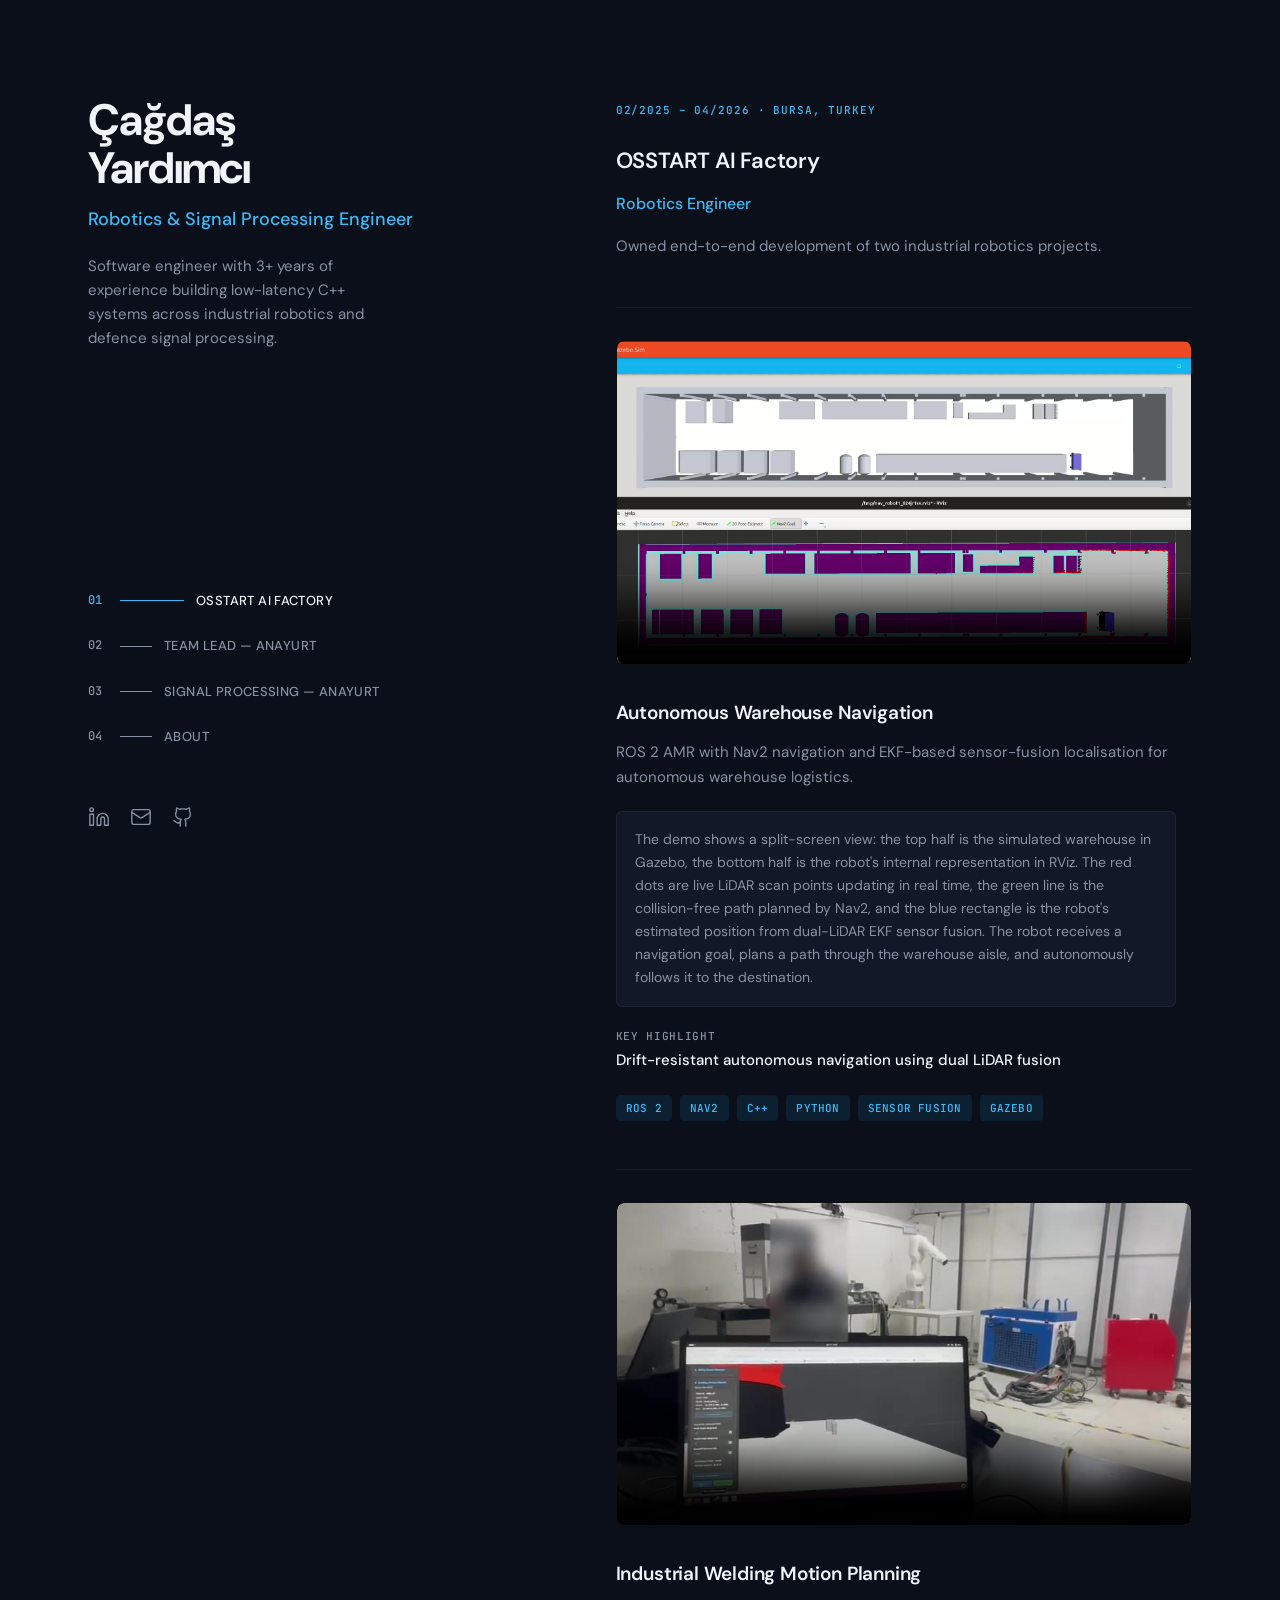
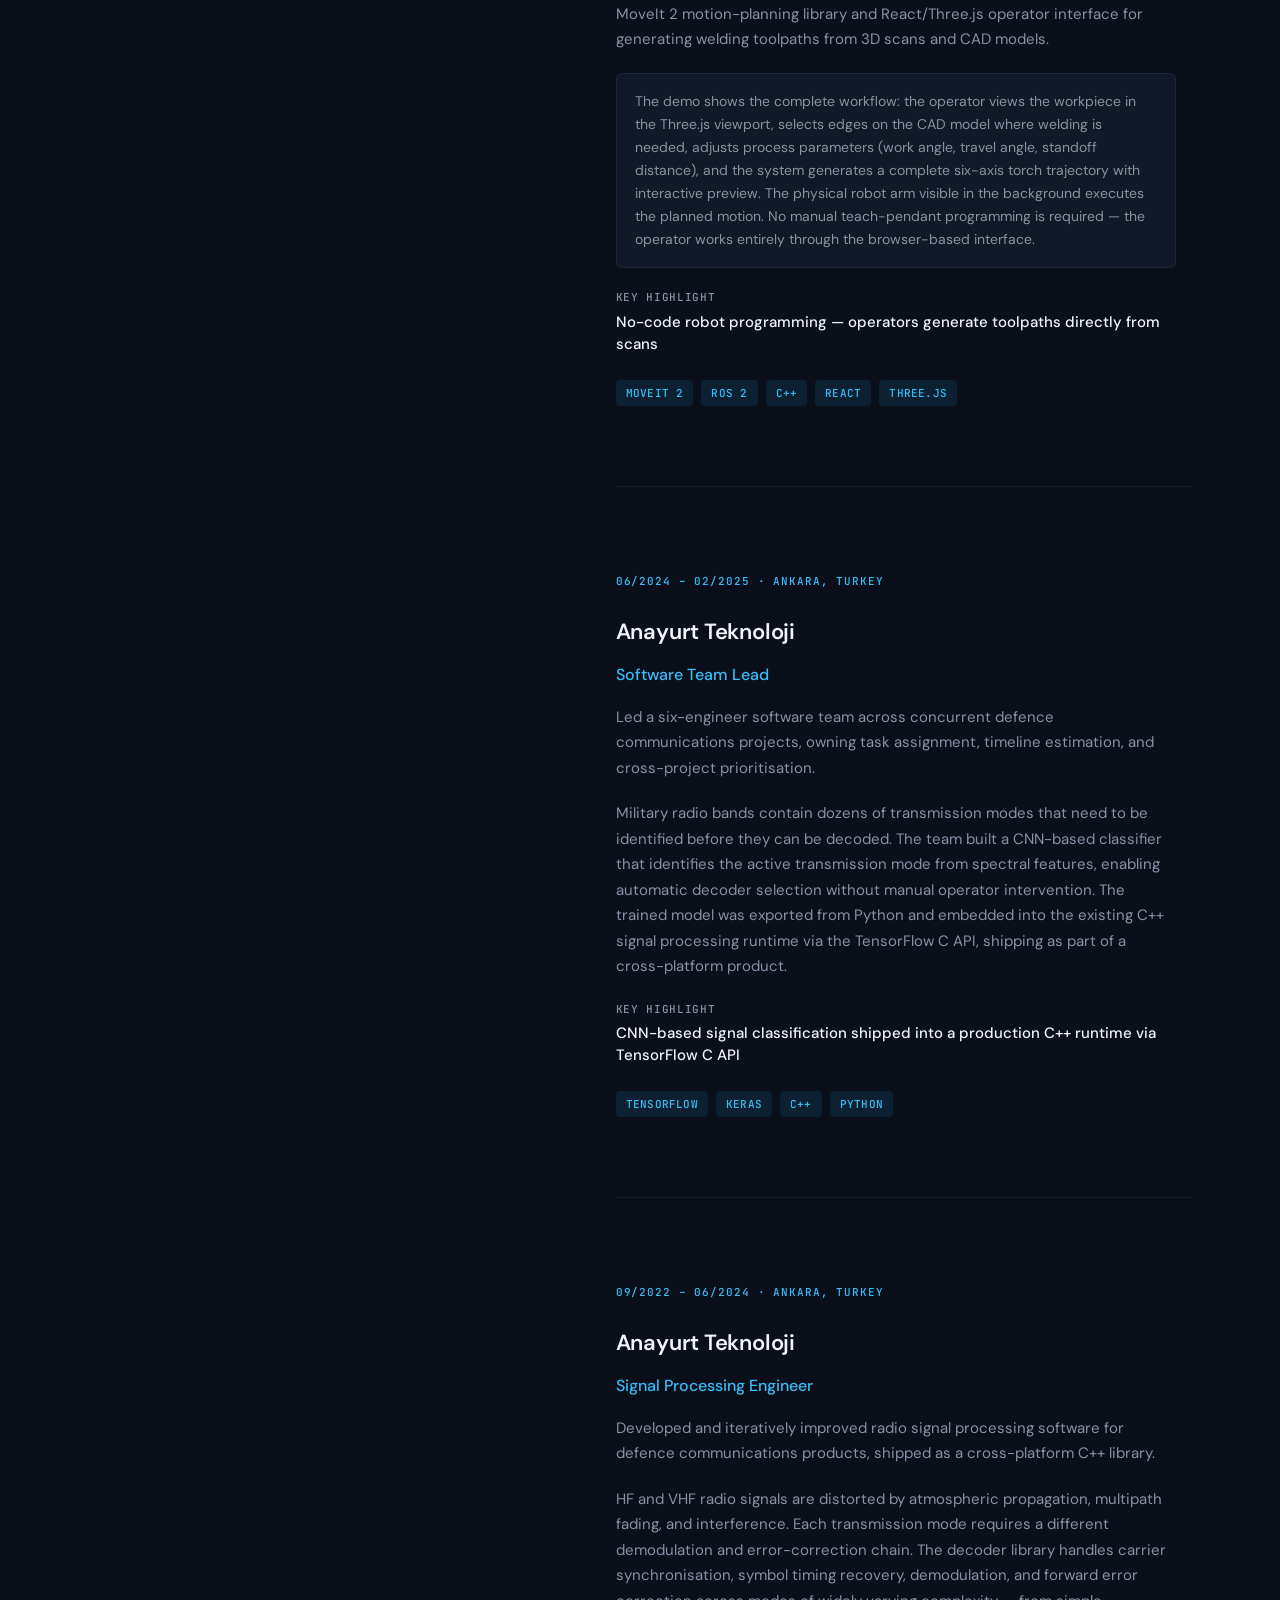
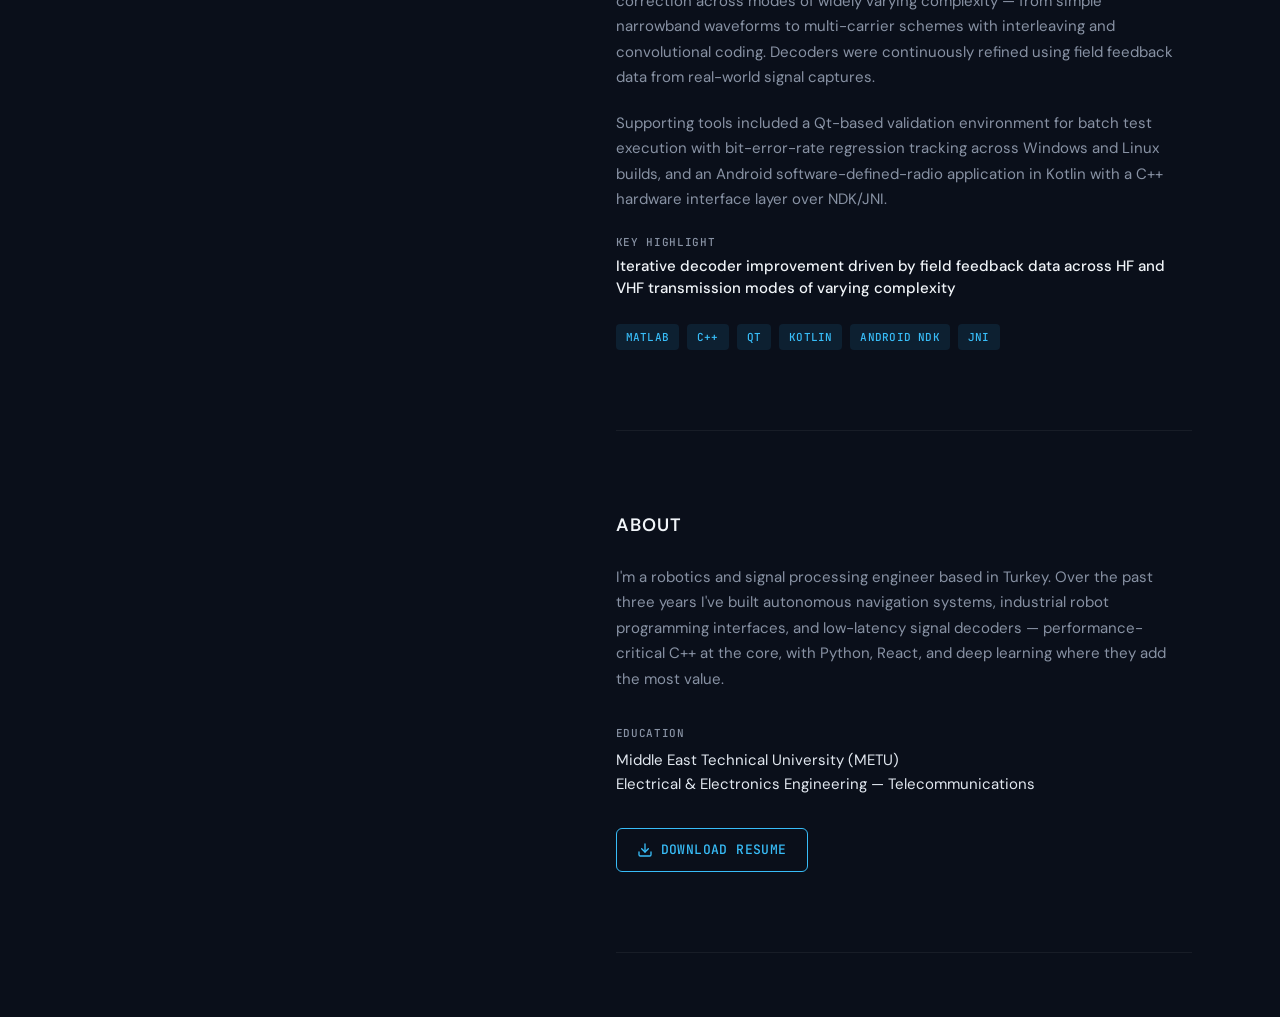
<file: index.html>
<!DOCTYPE html>
<html lang="en">
<head>
  <meta charset="UTF-8">
  <meta name="viewport" content="width=device-width, initial-scale=1.0">
  <title>Çağdaş Yardımcı — Robotics &amp; Signal Processing Engineer</title>
  <meta name="description" content="Software engineer with 3+ years of experience building low-latency C++ systems across industrial robotics and defence signal processing.">
  <meta name="author" content="Çağdaş Yardımcı">

  <meta property="og:title" content="Çağdaş Yardımcı — Robotics & Signal Processing Engineer">
  <meta property="og:description" content="Portfolio showcasing autonomous warehouse navigation, industrial welding motion planning, and defence signal processing work.">
  <meta property="og:type" content="website">
  <meta property="og:image" content="https://cagdasyardimci.github.io/assets/og-image.png">

  <link rel="preconnect" href="https://fonts.googleapis.com">
  <link rel="preconnect" href="https://fonts.gstatic.com" crossorigin>
  <link href="https://fonts.googleapis.com/css2?family=DM+Sans:ital,opsz,wght@0,9..40,400;0,9..40,500;0,9..40,600;0,9..40,700;1,9..40,400&family=JetBrains+Mono:wght@400;500&display=swap" rel="stylesheet">

  <link rel="stylesheet" href="css/style.css">
</head>
<body>

  <a href="#content" class="skip-link">Skip to content</a>

  <div class="layout">

    <!-- ========== LEFT COLUMN: STICKY IDENTITY ========== -->
    <header class="sidebar" role="banner">
      <div class="sidebar__inner">
        <div class="sidebar__identity">
          <h1 class="sidebar__name">Çağdaş<br>Yardımcı</h1>
          <p class="sidebar__title">Robotics &amp; Signal Processing Engineer</p>
          <p class="sidebar__summary">Software engineer with 3+ years of experience building low-latency C++ systems across industrial robotics and defence signal processing.</p>
        </div>

        <nav class="sidebar__nav" aria-label="Primary navigation">
          <ul>
            <li><a href="#osstart" class="nav-link" data-section="osstart"><span class="nav-link__number">01</span><span class="nav-link__line"></span><span class="nav-link__label">OSSTART AI Factory</span></a></li>
            <li><a href="#teamlead" class="nav-link" data-section="teamlead"><span class="nav-link__number">02</span><span class="nav-link__line"></span><span class="nav-link__label">Team Lead — Anayurt</span></a></li>
            <li><a href="#signals" class="nav-link" data-section="signals"><span class="nav-link__number">03</span><span class="nav-link__line"></span><span class="nav-link__label">Signal Processing — Anayurt</span></a></li>
            <li><a href="#about" class="nav-link" data-section="about"><span class="nav-link__number">04</span><span class="nav-link__line"></span><span class="nav-link__label">About</span></a></li>
          </ul>
        </nav>

        <div class="sidebar__social">
          <a href="https://linkedin.com/in/cagdas-yardimci" target="_blank" rel="noopener noreferrer" aria-label="LinkedIn profile">
            <svg xmlns="http://www.w3.org/2000/svg" width="22" height="22" viewBox="0 0 24 24" fill="none" stroke="currentColor" stroke-width="1.5" stroke-linecap="round" stroke-linejoin="round"><path d="M16 8a6 6 0 0 1 6 6v7h-4v-7a2 2 0 0 0-2-2 2 2 0 0 0-2 2v7h-4v-7a6 6 0 0 1 6-6z"/><rect x="2" y="9" width="4" height="12"/><circle cx="4" cy="4" r="2"/></svg>
          </a>
          <a href="mailto:cagdasyard@gmail.com" aria-label="Send email">
            <svg xmlns="http://www.w3.org/2000/svg" width="22" height="22" viewBox="0 0 24 24" fill="none" stroke="currentColor" stroke-width="1.5" stroke-linecap="round" stroke-linejoin="round"><rect x="2" y="4" width="20" height="16" rx="2"/><path d="m22 7-8.97 5.7a1.94 1.94 0 0 1-2.06 0L2 7"/></svg>
          </a>
          <a href="https://github.com/cagdasyardimci" target="_blank" rel="noopener noreferrer" aria-label="GitHub profile">
            <svg xmlns="http://www.w3.org/2000/svg" width="22" height="22" viewBox="0 0 24 24" fill="none" stroke="currentColor" stroke-width="1.5" stroke-linecap="round" stroke-linejoin="round"><path d="M15 22v-4a4.8 4.8 0 0 0-1-3.5c3 0 6-2 6-5.5.08-1.25-.27-2.48-1-3.5.28-1.15.28-2.35 0-3.5 0 0-1 0-3 1.5-2.64-.5-5.36-.5-8 0C6 2 5 2 5 2c-.3 1.15-.3 2.35 0 3.5A5.403 5.403 0 0 0 4 9c0 3.5 3 5.5 6 5.5-.39.49-.68 1.05-.85 1.65-.17.6-.22 1.23-.15 1.85v4"/><path d="M9 18c-4.51 2-5-2-7-2"/></svg>
          </a>
        </div>
      </div>
    </header>

    <!-- ========== RIGHT COLUMN: SCROLLABLE CONTENT ========== -->
    <main id="content" class="content">

      <!-- Mobile Header -->
      <div class="mobile-header">
        <h1 class="mobile-header__name">Çağdaş Yardımcı</h1>
        <p class="mobile-header__title">Robotics &amp; Signal Processing Engineer</p>
        <p class="mobile-header__summary">Software engineer with 3+ years of experience building low-latency C++ systems across industrial robotics and defence signal processing.</p>
        <div class="mobile-header__social">
          <a href="https://linkedin.com/in/cagdas-yardimci" target="_blank" rel="noopener noreferrer" aria-label="LinkedIn">
            <svg xmlns="http://www.w3.org/2000/svg" width="20" height="20" viewBox="0 0 24 24" fill="none" stroke="currentColor" stroke-width="1.5" stroke-linecap="round" stroke-linejoin="round"><path d="M16 8a6 6 0 0 1 6 6v7h-4v-7a2 2 0 0 0-2-2 2 2 0 0 0-2 2v7h-4v-7a6 6 0 0 1 6-6z"/><rect x="2" y="9" width="4" height="12"/><circle cx="4" cy="4" r="2"/></svg>
          </a>
          <a href="mailto:cagdasyard@gmail.com" aria-label="Email">
            <svg xmlns="http://www.w3.org/2000/svg" width="20" height="20" viewBox="0 0 24 24" fill="none" stroke="currentColor" stroke-width="1.5" stroke-linecap="round" stroke-linejoin="round"><rect x="2" y="4" width="20" height="16" rx="2"/><path d="m22 7-8.97 5.7a1.94 1.94 0 0 1-2.06 0L2 7"/></svg>
          </a>
          <a href="https://github.com/cagdasyardimci" target="_blank" rel="noopener noreferrer" aria-label="GitHub">
            <svg xmlns="http://www.w3.org/2000/svg" width="20" height="20" viewBox="0 0 24 24" fill="none" stroke="currentColor" stroke-width="1.5" stroke-linecap="round" stroke-linejoin="round"><path d="M15 22v-4a4.8 4.8 0 0 0-1-3.5c3 0 6-2 6-5.5.08-1.25-.27-2.48-1-3.5.28-1.15.28-2.35 0-3.5 0 0-1 0-3 1.5-2.64-.5-5.36-.5-8 0C6 2 5 2 5 2c-.3 1.15-.3 2.35 0 3.5A5.403 5.403 0 0 0 4 9c0 3.5 3 5.5 6 5.5-.39.49-.68 1.05-.85 1.65-.17.6-.22 1.23-.15 1.85v4"/><path d="M9 18c-4.51 2-5-2-7-2"/></svg>
          </a>
        </div>
      </div>

      <!-- ===== ROLE 1: OSSTART AI Factory ===== -->
      <section id="osstart" class="project" aria-label="OSSTART AI Factory experience">
        <span class="project__label">02/2025 – 04/2026 · Bursa, Turkey</span>

        <div class="project__body reveal">
          <h2 class="project__title">OSSTART AI Factory</h2>
          <p class="project__role">Robotics Engineer</p>
          <p class="project__desc">Owned end-to-end development of two industrial robotics projects.</p>
        </div>

        <!-- Subsection A: Autonomous Warehouse Navigation -->
        <div class="project__sub">
          <div class="project__video reveal">
            <div class="video-wrapper">
              <video controls preload="none" poster="assets/videos/agv-poster.jpg" aria-label="Demo: AGV navigating autonomously in Gazebo simulation">
                <source src="assets/videos/agv-navigation.mp4" type="video/mp4">
                Your browser does not support the video element.
              </video>
            </div>
          </div>
          <div class="project__body reveal">
            <h3 class="project__subtitle">Autonomous Warehouse Navigation</h3>
            <p class="project__desc">ROS 2 AMR with Nav2 navigation and EKF-based sensor-fusion localisation for autonomous warehouse logistics.</p>
            <p class="project__caption">The demo shows a split-screen view: the top half is the simulated warehouse in Gazebo, the bottom half is the robot's internal representation in RViz. The red dots are live LiDAR scan points updating in real time, the green line is the collision-free path planned by Nav2, and the blue rectangle is the robot's estimated position from dual-LiDAR EKF sensor fusion. The robot receives a navigation goal, plans a path through the warehouse aisle, and autonomously follows it to the destination.</p>
            <div class="project__highlight">
              <span class="project__highlight-label">Key Highlight</span>
              <p>Drift-resistant autonomous navigation using dual LiDAR fusion</p>
            </div>
            <div class="tags">
              <span class="tag">ROS 2</span>
              <span class="tag">Nav2</span>
              <span class="tag">C++</span>
              <span class="tag">Python</span>
              <span class="tag">Sensor Fusion</span>
              <span class="tag">Gazebo</span>
            </div>
          </div>
        </div>

        <!-- Subsection B: Industrial Welding Motion Planning -->
        <div class="project__sub">
          <div class="project__video reveal">
            <div class="video-wrapper">
              <video controls preload="none" poster="assets/videos/welding-poster.jpg" aria-label="Demo: welding trajectory planning UI with point-cloud streaming and CAD edge selection">
                <source src="assets/videos/welding-ui.mp4" type="video/mp4">
                Your browser does not support the video element.
              </video>
            </div>
          </div>
          <div class="project__body reveal">
            <h3 class="project__subtitle">Industrial Welding Motion Planning</h3>
            <p class="project__desc">MoveIt 2 motion-planning library and React/Three.js operator interface for generating welding toolpaths from 3D scans and CAD models.</p>
            <p class="project__caption">The demo shows the complete workflow: the operator views the workpiece in the Three.js viewport, selects edges on the CAD model where welding is needed, adjusts process parameters (work angle, travel angle, standoff distance), and the system generates a complete six-axis torch trajectory with interactive preview. The physical robot arm visible in the background executes the planned motion. No manual teach-pendant programming is required — the operator works entirely through the browser-based interface.</p>
            <div class="project__highlight">
              <span class="project__highlight-label">Key Highlight</span>
              <p>No-code robot programming — operators generate toolpaths directly from scans</p>
            </div>
            <div class="tags">
              <span class="tag">MoveIt 2</span>
              <span class="tag">ROS 2</span>
              <span class="tag">C++</span>
              <span class="tag">React</span>
              <span class="tag">Three.js</span>
            </div>
          </div>
        </div>
      </section>

      <!-- ===== ROLE 2: Team Lead — Anayurt Teknoloji ===== -->
      <section id="teamlead" class="project" aria-label="Software Team Lead at Anayurt Teknoloji">
        <span class="project__label">06/2024 – 02/2025 · Ankara, Turkey</span>

        <div class="project__body reveal">
          <h2 class="project__title">Anayurt Teknoloji</h2>
          <p class="project__role">Software Team Lead</p>
          <p class="project__desc">Led a six-engineer software team across concurrent defence communications projects, owning task assignment, timeline estimation, and cross-project prioritisation.</p>
          <p class="project__desc">Military radio bands contain dozens of transmission modes that need to be identified before they can be decoded. The team built a CNN-based classifier that identifies the active transmission mode from spectral features, enabling automatic decoder selection without manual operator intervention. The trained model was exported from Python and embedded into the existing C++ signal processing runtime via the TensorFlow C API, shipping as part of a cross-platform product.</p>
          <div class="project__highlight">
            <span class="project__highlight-label">Key Highlight</span>
            <p>CNN-based signal classification shipped into a production C++ runtime via TensorFlow C API</p>
          </div>
          <div class="tags">
            <span class="tag">TensorFlow</span>
            <span class="tag">Keras</span>
            <span class="tag">C++</span>
            <span class="tag">Python</span>
          </div>
        </div>
      </section>

      <!-- ===== ROLE 3: Signal Processing — Anayurt Teknoloji ===== -->
      <section id="signals" class="project" aria-label="Signal Processing Engineer at Anayurt Teknoloji">
        <span class="project__label">09/2022 – 06/2024 · Ankara, Turkey</span>

        <div class="project__body reveal">
          <h2 class="project__title">Anayurt Teknoloji</h2>
          <p class="project__role">Signal Processing Engineer</p>
          <p class="project__desc">Developed and iteratively improved radio signal processing software for defence communications products, shipped as a cross-platform C++ library.</p>
          <p class="project__desc">HF and VHF radio signals are distorted by atmospheric propagation, multipath fading, and interference. Each transmission mode requires a different demodulation and error-correction chain. The decoder library handles carrier synchronisation, symbol timing recovery, demodulation, and forward error correction across modes of widely varying complexity — from simple narrowband waveforms to multi-carrier schemes with interleaving and convolutional coding. Decoders were continuously refined using field feedback data from real-world signal captures.</p>
          <p class="project__desc">Supporting tools included a Qt-based validation environment for batch test execution with bit-error-rate regression tracking across Windows and Linux builds, and an Android software-defined-radio application in Kotlin with a C++ hardware interface layer over NDK/JNI.</p>
          <div class="project__highlight">
            <span class="project__highlight-label">Key Highlight</span>
            <p>Iterative decoder improvement driven by field feedback data across HF and VHF transmission modes of varying complexity</p>
          </div>
          <div class="tags">
            <span class="tag">MATLAB</span>
            <span class="tag">C++</span>
            <span class="tag">Qt</span>
            <span class="tag">Kotlin</span>
            <span class="tag">Android NDK</span>
            <span class="tag">JNI</span>
          </div>
        </div>
      </section>

      <!-- ===== ABOUT ===== -->
      <section id="about" class="about" aria-label="About and background">
        <div class="about__inner reveal">
          <h2 class="about__heading">About</h2>
          <p class="about__text">I'm a robotics and signal processing engineer based in Turkey. Over the past three years I've built autonomous navigation systems, industrial robot programming interfaces, and low-latency signal decoders — performance-critical C++ at the core, with Python, React, and deep learning where they add the most value.</p>

          <div class="about__edu">
            <span class="about__label">Education</span>
            <p>Middle East Technical University (METU)<br>Electrical &amp; Electronics Engineering — Telecommunications</p>
          </div>

          <a href="assets/resume.pdf" class="btn-resume" target="_blank" rel="noopener noreferrer">
            <svg xmlns="http://www.w3.org/2000/svg" width="16" height="16" viewBox="0 0 24 24" fill="none" stroke="currentColor" stroke-width="2" stroke-linecap="round" stroke-linejoin="round"><path d="M21 15v4a2 2 0 0 1-2 2H5a2 2 0 0 1-2-2v-4"/><polyline points="7 10 12 15 17 10"/><line x1="12" y1="15" x2="12" y2="3"/></svg>
            Download Resume
          </a>
        </div>
      </section>

    </main>
  </div>

  <!-- Mobile Scrollspy -->
  <nav class="scrollspy" aria-label="Section dots">
    <a href="#osstart" class="scrollspy__dot" data-section="osstart" aria-label="OSSTART"></a>
    <a href="#teamlead" class="scrollspy__dot" data-section="teamlead" aria-label="Team Lead"></a>
    <a href="#signals" class="scrollspy__dot" data-section="signals" aria-label="Signal Processing"></a>
    <a href="#about" class="scrollspy__dot" data-section="about" aria-label="About"></a>
  </nav>

  <script src="js/main.js" defer></script>
</body>
</html>
</file>
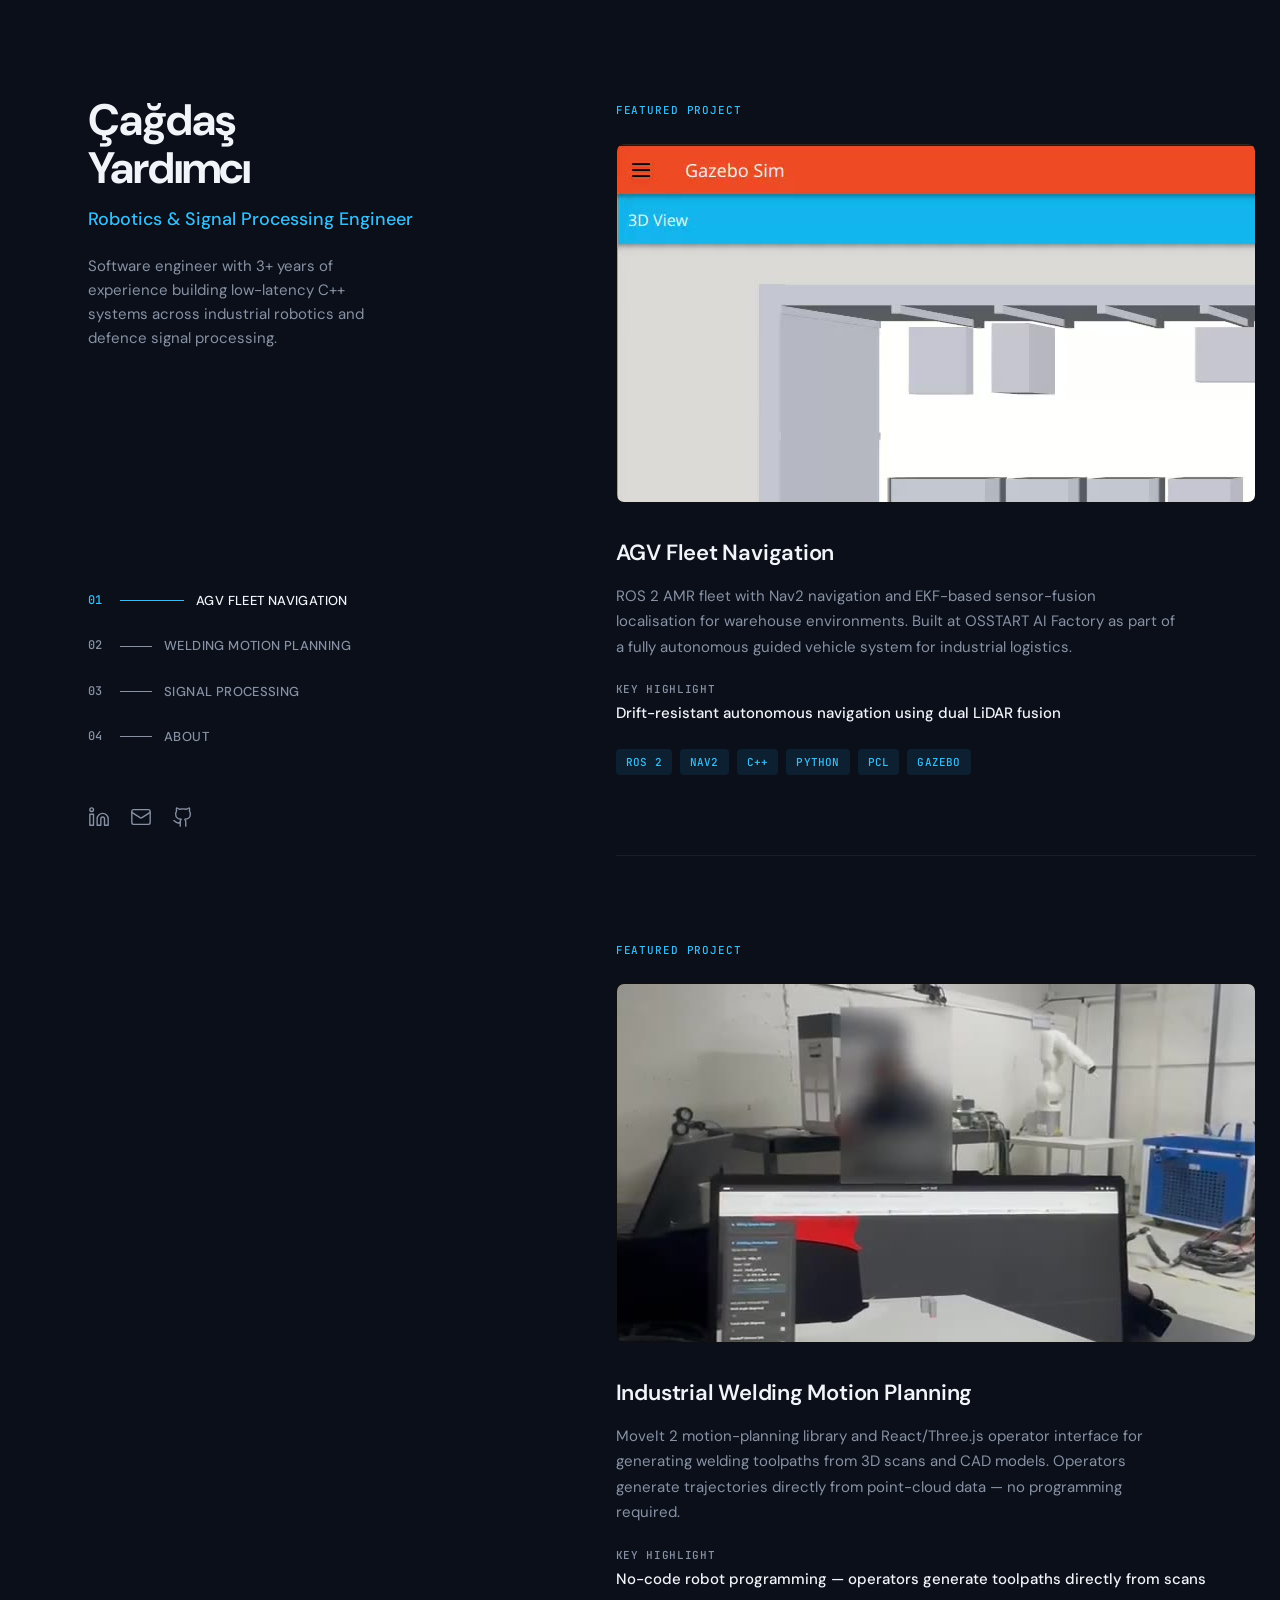
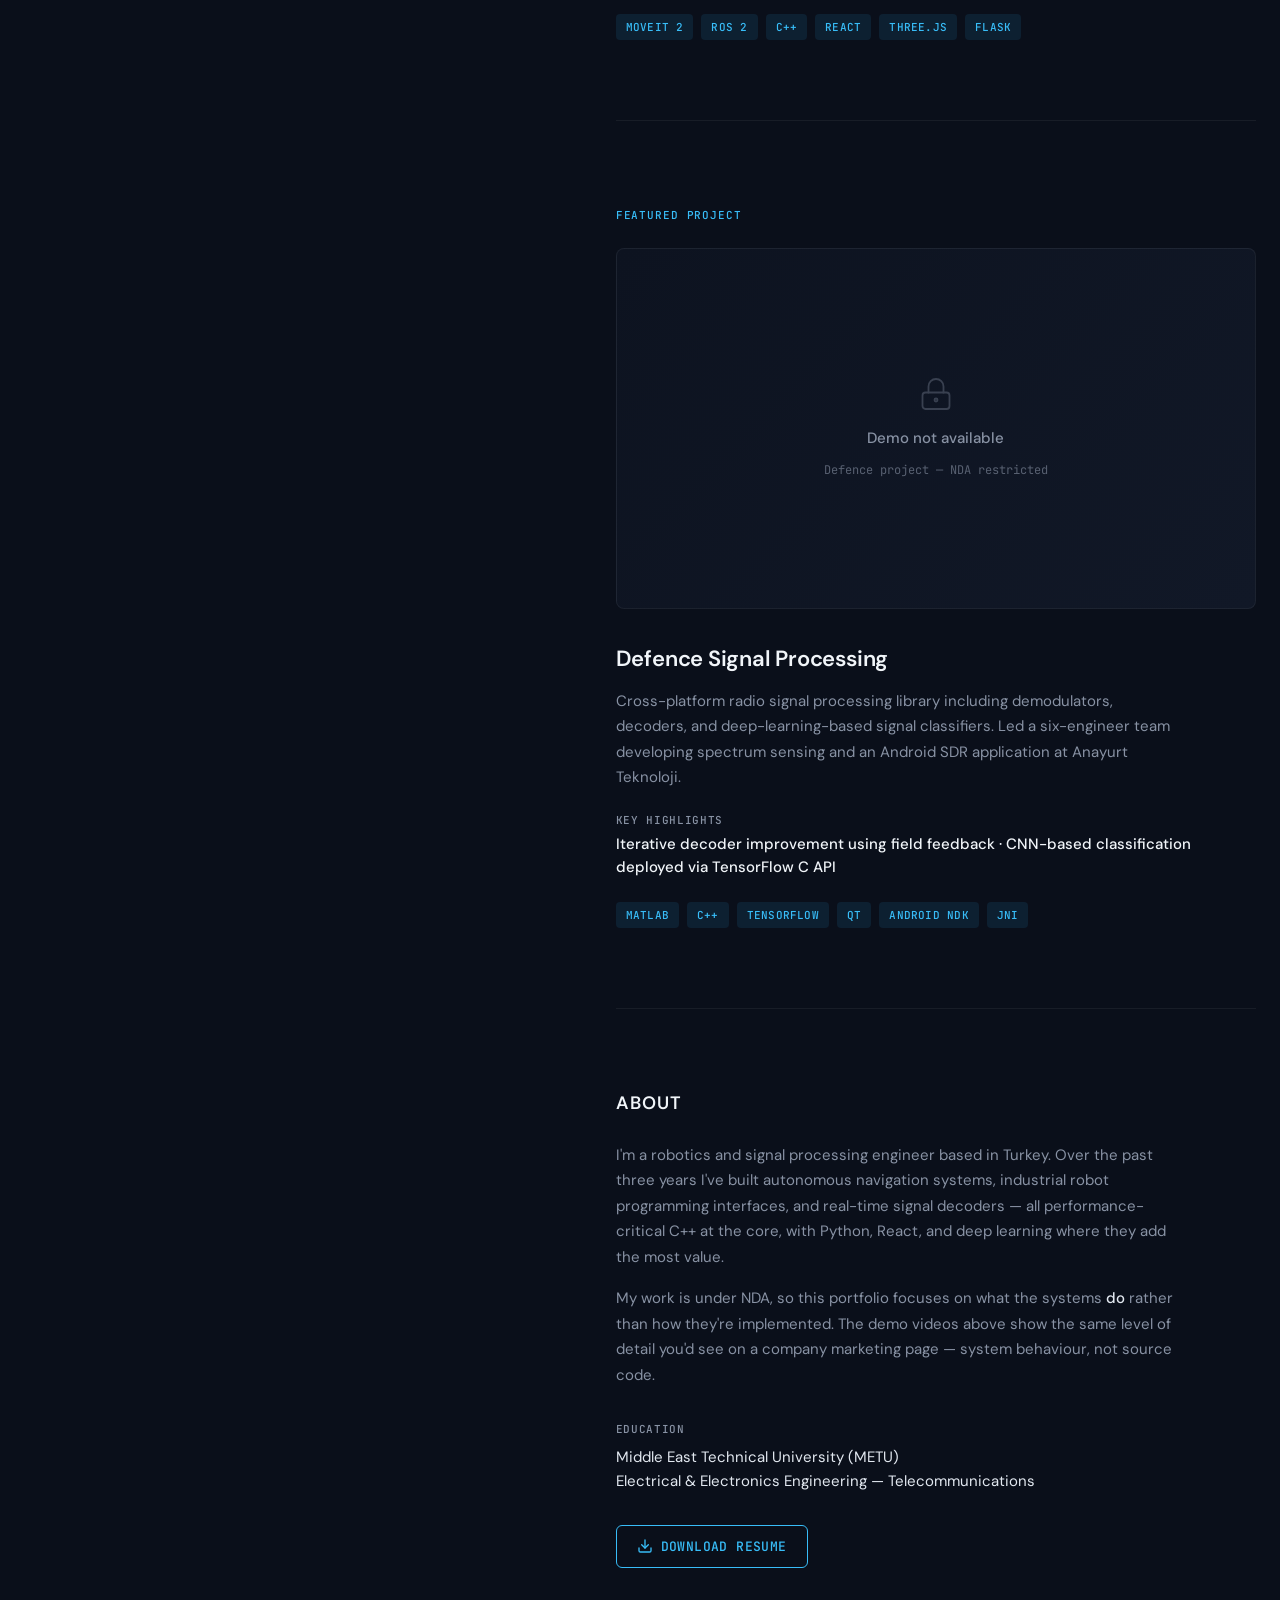
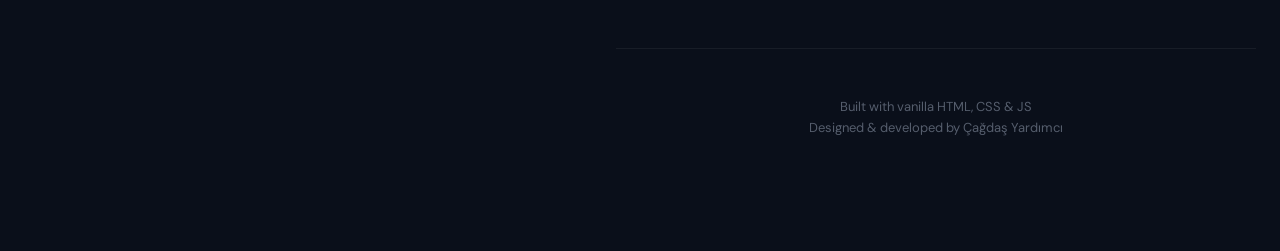
<file: preview.html>
<!DOCTYPE html>
<html lang="en">
<head>
  <meta charset="UTF-8">
  <meta name="viewport" content="width=device-width, initial-scale=1.0">
  <title>Çağdaş Yardımcı — Portfolio Preview</title>
  <link rel="preconnect" href="https://fonts.googleapis.com">
  <link rel="preconnect" href="https://fonts.gstatic.com" crossorigin>
  <link href="https://fonts.googleapis.com/css2?family=DM+Sans:ital,opsz,wght@0,9..40,400;0,9..40,500;0,9..40,600;0,9..40,700;1,9..40,400&family=JetBrains+Mono:wght@400;500&display=swap" rel="stylesheet">
  <style>
    :root {
      --bg-primary:#0a0f1a;
      --bg-secondary:#111827;
      --bg-tertiary:#1a2235;
      --text-primary:#e2e8f0;
      --text-secondary:#8892a4;
      --text-heading:#f1f5f9;
      --accent:#38bdf8;
      --accent-muted:rgba(56,189,248,0.10);
      --accent-hover:#7dd3fc;
      --border:rgba(255,255,255,0.06);
      --border-accent:rgba(56,189,248,0.3);
      --font-sans:'DM Sans',system-ui,-apple-system,sans-serif;
      --font-mono:'JetBrains Mono','Fira Code',monospace;
      --max-width:1200px;
      --sidebar-width:42%;
      --content-width:58%;
    }
    *,*::before,*::after{margin:0;padding:0;box-sizing:border-box;}
    html{scroll-behavior:smooth;scroll-padding-top:2rem;}
    body{font-family:var(--font-sans);font-size:1rem;line-height:1.65;color:var(--text-primary);background:var(--bg-primary);-webkit-font-smoothing:antialiased;}
    a{color:var(--text-primary);text-decoration:none;transition:color 0.15s ease;}
    a:hover{color:var(--accent);}
    a:focus-visible{outline:2px solid var(--accent);outline-offset:3px;border-radius:2px;}
    ul{list-style:none;}
    .skip-link{position:absolute;top:-100%;left:1rem;background:var(--accent);color:var(--bg-primary);padding:0.5rem 1rem;border-radius:4px;font-weight:600;font-size:0.875rem;z-index:1000;}
    .skip-link:focus{top:1rem;color:var(--bg-primary);}
    .layout{max-width:var(--max-width);margin:0 auto;padding:0 1.5rem;}
    .sidebar{display:none;}
    .content{min-height:100vh;}
    .mobile-header{padding:4rem 0 3rem;border-bottom:1px solid var(--border);margin-bottom:1rem;}
    .mobile-header__name{font-size:2.25rem;font-weight:700;color:var(--text-heading);letter-spacing:-0.02em;line-height:1.15;margin-bottom:0.5rem;}
    .mobile-header__title{font-size:1rem;font-weight:500;color:var(--accent);margin-bottom:1rem;}
    .mobile-header__summary{font-size:0.9375rem;color:var(--text-secondary);line-height:1.6;max-width:540px;margin-bottom:1.25rem;}
    .mobile-header__social{display:flex;gap:1rem;}
    .mobile-header__social a{color:var(--text-secondary);transition:color 0.15s ease;}
    .mobile-header__social a:hover{color:var(--accent);}
    @media(min-width:1024px){
      .layout{display:flex;gap:4rem;padding:0 3rem;}
      .sidebar{display:block;width:var(--sidebar-width);position:sticky;top:0;height:100vh;flex-shrink:0;}
      .sidebar__inner{display:flex;flex-direction:column;justify-content:space-between;height:100%;padding:6rem 0 4rem;}
      .sidebar__name{font-size:2.75rem;font-weight:700;color:var(--text-heading);letter-spacing:-0.025em;line-height:1.1;margin-bottom:0.75rem;}
      .sidebar__title{font-size:1.125rem;font-weight:500;color:var(--accent);margin-bottom:1.25rem;}
      .sidebar__summary{font-size:0.9375rem;color:var(--text-secondary);line-height:1.6;max-width:320px;}
      .sidebar__nav{margin-top:auto;padding:2rem 0;}
      .sidebar__nav ul{display:flex;flex-direction:column;gap:0.25rem;}
      .nav-link{display:flex;align-items:center;padding:0.625rem 0;color:var(--text-secondary);font-size:0.8125rem;font-weight:500;letter-spacing:0.03em;text-transform:uppercase;transition:color 0.2s ease;}
      .nav-link__number{font-family:var(--font-mono);font-size:0.75rem;width:2rem;flex-shrink:0;color:var(--text-secondary);transition:color 0.2s ease;}
      .nav-link__line{display:inline-block;width:2rem;height:1px;background:var(--text-secondary);margin-right:0.75rem;transition:width 0.25s ease,background 0.2s ease;}
      .nav-link__label{transition:color 0.2s ease;}
      .nav-link:hover,.nav-link.active{color:var(--text-heading);}
      .nav-link:hover .nav-link__number,.nav-link.active .nav-link__number{color:var(--accent);}
      .nav-link:hover .nav-link__line,.nav-link.active .nav-link__line{width:4rem;background:var(--accent);}
      .nav-link.active .nav-link__label{color:var(--text-heading);}
      .sidebar__social{display:flex;gap:1.25rem;padding-top:1rem;}
      .sidebar__social a{color:var(--text-secondary);transition:color 0.15s ease,transform 0.15s ease;}
      .sidebar__social a:hover{color:var(--accent);transform:translateY(-2px);}
      .content{width:var(--content-width);padding:6rem 0 4rem;}
      .mobile-header{display:none;}
    }
    .project{padding:4rem 0;border-bottom:1px solid var(--border);}
    .project:first-of-type{padding-top:3rem;}
    @media(min-width:1024px){.project{padding:5rem 0;}.project:first-of-type{padding-top:0;}}
    .project__label{display:inline-block;font-family:var(--font-mono);font-size:0.6875rem;font-weight:500;text-transform:uppercase;letter-spacing:0.08em;color:var(--accent);margin-bottom:1.5rem;}
    .project__video{margin-bottom:2rem;}
    .video-wrapper{position:relative;aspect-ratio:16/9;background:#000;border-radius:8px;overflow:hidden;border:1px solid var(--border);transition:border-color 0.2s ease,box-shadow 0.2s ease;}
    .video-wrapper:hover{border-color:var(--border-accent);box-shadow:0 8px 32px rgba(0,0,0,0.4);}
    .video-placeholder{position:absolute;inset:0;display:flex;flex-direction:column;align-items:center;justify-content:center;gap:0.75rem;color:var(--text-secondary);background:linear-gradient(135deg,#0d1320 0%,#111827 100%);border-radius:7px;}
    .video-placeholder svg{opacity:0.3;}
    .video-placeholder span{font-size:0.8125rem;font-family:var(--font-mono);opacity:0.5;text-align:center;padding:0 1rem;}
    .video-wrapper--locked{background:linear-gradient(135deg,#0d1320 0%,#111827 100%);}
    .video-locked{display:flex;flex-direction:column;align-items:center;justify-content:center;height:100%;gap:0.625rem;color:var(--text-secondary);}
    .video-locked svg{opacity:0.35;margin-bottom:0.25rem;}
    .video-locked__title{font-size:0.9375rem;font-weight:500;color:var(--text-secondary);}
    .video-locked__sub{font-size:0.75rem;font-family:var(--font-mono);color:var(--text-secondary);opacity:0.6;}
    .project__title{font-size:1.375rem;font-weight:600;color:var(--text-heading);margin-bottom:0.75rem;letter-spacing:-0.01em;}
    .project__desc{color:var(--text-secondary);font-size:0.9375rem;line-height:1.7;margin-bottom:1.25rem;max-width:560px;}
    .project__highlight{margin-bottom:1.5rem;}
    .project__highlight-label{display:block;font-family:var(--font-mono);font-size:0.6875rem;font-weight:500;text-transform:uppercase;letter-spacing:0.06em;color:var(--text-secondary);margin-bottom:0.25rem;}
    .project__highlight p{font-size:0.9375rem;color:var(--text-heading);font-weight:500;line-height:1.5;}
    .tags{display:flex;flex-wrap:wrap;gap:0.5rem;}
    .tag{display:inline-block;font-family:var(--font-mono);font-size:0.6875rem;font-weight:500;text-transform:uppercase;letter-spacing:0.02em;color:var(--accent);background:var(--accent-muted);padding:0.25rem 0.625rem;border-radius:4px;white-space:nowrap;}
    .about{padding:4rem 0;border-bottom:1px solid var(--border);}
    @media(min-width:1024px){.about{padding:5rem 0;}}
    .about__heading{font-size:1.125rem;font-weight:600;text-transform:uppercase;letter-spacing:0.06em;color:var(--text-heading);margin-bottom:1.5rem;}
    .about__text{color:var(--text-secondary);font-size:0.9375rem;line-height:1.7;margin-bottom:1rem;max-width:560px;}
    .about__text em{color:var(--text-primary);font-style:normal;font-weight:500;}
    .about__edu{margin-top:2rem;margin-bottom:2rem;}
    .about__label{display:block;font-family:var(--font-mono);font-size:0.6875rem;font-weight:500;text-transform:uppercase;letter-spacing:0.06em;color:var(--text-secondary);margin-bottom:0.375rem;}
    .about__edu p{color:var(--text-primary);font-size:0.9375rem;line-height:1.6;}
    .btn-resume{display:inline-flex;align-items:center;gap:0.5rem;font-family:var(--font-mono);font-size:0.8125rem;font-weight:500;color:var(--accent);border:1px solid var(--accent);padding:0.625rem 1.25rem;border-radius:6px;transition:background 0.2s ease,color 0.2s ease;text-transform:uppercase;letter-spacing:0.03em;}
    .btn-resume:hover{background:var(--accent-muted);color:var(--accent-hover);}
    .footer{padding:3rem 0;text-align:center;}
    .footer p{font-size:0.8125rem;color:var(--text-secondary);opacity:0.6;line-height:1.6;}
    .scrollspy{position:fixed;right:1rem;top:50%;transform:translateY(-50%);display:flex;flex-direction:column;gap:0.75rem;z-index:100;}
    .scrollspy__dot{width:8px;height:8px;border-radius:50%;background:var(--text-secondary);opacity:0.3;transition:opacity 0.2s ease,transform 0.2s ease,background 0.2s ease;}
    .scrollspy__dot:hover{opacity:0.6;}
    .scrollspy__dot.active{opacity:1;background:var(--accent);transform:scale(1.4);}
    @media(min-width:1024px){.scrollspy{display:none;}}
    .reveal{opacity:0;transform:translateY(24px);transition:opacity 0.6s ease-out,transform 0.6s ease-out;}
    .reveal.visible{opacity:1;transform:translateY(0);}
    .project .reveal:nth-child(2){transition-delay:0.12s;}
    @media(prefers-reduced-motion:reduce){.reveal{opacity:1;transform:none;transition:none;}html{scroll-behavior:auto;}}
    @media(min-width:768px)and(max-width:1023px){.layout{padding:0 2.5rem;}.mobile-header{padding:5rem 0 3rem;}.mobile-header__name{font-size:2.75rem;}}
    @media(max-width:480px){.layout{padding:0 1rem;}.mobile-header__name{font-size:1.875rem;}.project__title{font-size:1.25rem;}.tag{font-size:0.625rem;}.scrollspy{right:0.5rem;}}
    @media(min-width:1440px){.layout{padding:0 4rem;}.sidebar__summary{max-width:360px;}}
    ::selection{background:var(--accent);color:var(--bg-primary);}
    ::-webkit-scrollbar{width:6px;}
    ::-webkit-scrollbar-track{background:var(--bg-primary);}
    ::-webkit-scrollbar-thumb{background:var(--bg-tertiary);border-radius:3px;}
    ::-webkit-scrollbar-thumb:hover{background:var(--text-secondary);}
  </style>
</head>
<body>
  <a href="#content" class="skip-link">Skip to content</a>
  <div class="layout">
    <header class="sidebar" role="banner">
      <div class="sidebar__inner">
        <div class="sidebar__identity">
          <h1 class="sidebar__name">Çağdaş<br>Yardımcı</h1>
          <p class="sidebar__title">Robotics &amp; Signal Processing Engineer</p>
          <p class="sidebar__summary">Software engineer with 3+ years of experience building low-latency C++ systems across industrial robotics and defence signal processing.</p>
        </div>
        <nav class="sidebar__nav" aria-label="Primary navigation">
          <ul>
            <li><a href="#agv" class="nav-link active" data-section="agv"><span class="nav-link__number">01</span><span class="nav-link__line"></span><span class="nav-link__label">AGV Fleet Navigation</span></a></li>
            <li><a href="#welding" class="nav-link" data-section="welding"><span class="nav-link__number">02</span><span class="nav-link__line"></span><span class="nav-link__label">Welding Motion Planning</span></a></li>
            <li><a href="#signals" class="nav-link" data-section="signals"><span class="nav-link__number">03</span><span class="nav-link__line"></span><span class="nav-link__label">Signal Processing</span></a></li>
            <li><a href="#about" class="nav-link" data-section="about"><span class="nav-link__number">04</span><span class="nav-link__line"></span><span class="nav-link__label">About</span></a></li>
          </ul>
        </nav>
        <div class="sidebar__social">
          <a href="https://linkedin.com/in/cagdas-yardimci" target="_blank" rel="noopener noreferrer" aria-label="LinkedIn">
            <svg xmlns="http://www.w3.org/2000/svg" width="22" height="22" viewBox="0 0 24 24" fill="none" stroke="currentColor" stroke-width="1.5" stroke-linecap="round" stroke-linejoin="round"><path d="M16 8a6 6 0 0 1 6 6v7h-4v-7a2 2 0 0 0-2-2 2 2 0 0 0-2 2v7h-4v-7a6 6 0 0 1 6-6z"/><rect x="2" y="9" width="4" height="12"/><circle cx="4" cy="4" r="2"/></svg>
          </a>
          <a href="mailto:cagdasyard@gmail.com" aria-label="Email">
            <svg xmlns="http://www.w3.org/2000/svg" width="22" height="22" viewBox="0 0 24 24" fill="none" stroke="currentColor" stroke-width="1.5" stroke-linecap="round" stroke-linejoin="round"><rect x="2" y="4" width="20" height="16" rx="2"/><path d="m22 7-8.97 5.7a1.94 1.94 0 0 1-2.06 0L2 7"/></svg>
          </a>
          <a href="https://github.com/cagdasyardimci" target="_blank" rel="noopener noreferrer" aria-label="GitHub">
            <svg xmlns="http://www.w3.org/2000/svg" width="22" height="22" viewBox="0 0 24 24" fill="none" stroke="currentColor" stroke-width="1.5" stroke-linecap="round" stroke-linejoin="round"><path d="M15 22v-4a4.8 4.8 0 0 0-1-3.5c3 0 6-2 6-5.5.08-1.25-.27-2.48-1-3.5.28-1.15.28-2.35 0-3.5 0 0-1 0-3 1.5-2.64-.5-5.36-.5-8 0C6 2 5 2 5 2c-.3 1.15-.3 2.35 0 3.5A5.403 5.403 0 0 0 4 9c0 3.5 3 5.5 6 5.5-.39.49-.68 1.05-.85 1.65-.17.6-.22 1.23-.15 1.85v4"/><path d="M9 18c-4.51 2-5-2-7-2"/></svg>
          </a>
        </div>
      </div>
    </header>
    <main id="content" class="content">
      <div class="mobile-header">
        <h1 class="mobile-header__name">Çağdaş Yardımcı</h1>
        <p class="mobile-header__title">Robotics &amp; Signal Processing Engineer</p>
        <p class="mobile-header__summary">Software engineer with 3+ years of experience building low-latency C++ systems across industrial robotics and defence signal processing.</p>
        <div class="mobile-header__social">
          <a href="https://linkedin.com/in/cagdas-yardimci" target="_blank" rel="noopener noreferrer" aria-label="LinkedIn"><svg xmlns="http://www.w3.org/2000/svg" width="20" height="20" viewBox="0 0 24 24" fill="none" stroke="currentColor" stroke-width="1.5" stroke-linecap="round" stroke-linejoin="round"><path d="M16 8a6 6 0 0 1 6 6v7h-4v-7a2 2 0 0 0-2-2 2 2 0 0 0-2 2v7h-4v-7a6 6 0 0 1 6-6z"/><rect x="2" y="9" width="4" height="12"/><circle cx="4" cy="4" r="2"/></svg></a>
          <a href="mailto:cagdasyard@gmail.com" aria-label="Email"><svg xmlns="http://www.w3.org/2000/svg" width="20" height="20" viewBox="0 0 24 24" fill="none" stroke="currentColor" stroke-width="1.5" stroke-linecap="round" stroke-linejoin="round"><rect x="2" y="4" width="20" height="16" rx="2"/><path d="m22 7-8.97 5.7a1.94 1.94 0 0 1-2.06 0L2 7"/></svg></a>
          <a href="https://github.com/cagdasyardimci" target="_blank" rel="noopener noreferrer" aria-label="GitHub"><svg xmlns="http://www.w3.org/2000/svg" width="20" height="20" viewBox="0 0 24 24" fill="none" stroke="currentColor" stroke-width="1.5" stroke-linecap="round" stroke-linejoin="round"><path d="M15 22v-4a4.8 4.8 0 0 0-1-3.5c3 0 6-2 6-5.5.08-1.25-.27-2.48-1-3.5.28-1.15.28-2.35 0-3.5 0 0-1 0-3 1.5-2.64-.5-5.36-.5-8 0C6 2 5 2 5 2c-.3 1.15-.3 2.35 0 3.5A5.403 5.403 0 0 0 4 9c0 3.5 3 5.5 6 5.5-.39.49-.68 1.05-.85 1.65-.17.6-.22 1.23-.15 1.85v4"/><path d="M9 18c-4.51 2-5-2-7-2"/></svg></a>
        </div>
      </div>

      <section id="agv" class="project">
        <span class="project__label">Featured Project</span>
        <div class="project__video reveal visible">
          <div class="video-wrapper">
            <video controls preload="none" poster="assets/videos/agv-poster.jpg" aria-label="Demo: AGV fleet navigating autonomously in Gazebo simulation">
              <source src="assets/videos/agv-navigation.mp4" type="video/mp4">
              Your browser does not support the video element.
            </video>
          </div>
        </div>
        <div class="project__body reveal visible">
          <h2 class="project__title">AGV Fleet Navigation</h2>
          <p class="project__desc">ROS 2 AMR fleet with Nav2 navigation and EKF-based sensor-fusion localisation for warehouse environments. Built at OSSTART AI Factory as part of a fully autonomous guided vehicle system for industrial logistics.</p>
          <div class="project__highlight">
            <span class="project__highlight-label">Key Highlight</span>
            <p>Drift-resistant autonomous navigation using dual LiDAR fusion</p>
          </div>
          <div class="tags">
            <span class="tag">ROS 2</span><span class="tag">Nav2</span><span class="tag">C++</span><span class="tag">Python</span><span class="tag">PCL</span><span class="tag">Gazebo</span>
          </div>
        </div>
      </section>

      <section id="welding" class="project">
        <span class="project__label">Featured Project</span>
        <div class="project__video reveal visible">
          <div class="video-wrapper">
            <video controls preload="none" poster="assets/videos/welding-poster.jpg" aria-label="Demo: welding trajectory planning UI with point-cloud streaming and CAD edge selection">
              <source src="assets/videos/welding-ui.mp4" type="video/mp4">
              Your browser does not support the video element.
            </video>
          </div>
        </div>
        <div class="project__body reveal visible">
          <h2 class="project__title">Industrial Welding Motion Planning</h2>
          <p class="project__desc">MoveIt 2 motion-planning library and React/Three.js operator interface for generating welding toolpaths from 3D scans and CAD models. Operators generate trajectories directly from point-cloud data — no programming required.</p>
          <div class="project__highlight">
            <span class="project__highlight-label">Key Highlight</span>
            <p>No-code robot programming — operators generate toolpaths directly from scans</p>
          </div>
          <div class="tags">
            <span class="tag">MoveIt 2</span><span class="tag">ROS 2</span><span class="tag">C++</span><span class="tag">React</span><span class="tag">Three.js</span><span class="tag">Flask</span>
          </div>
        </div>
      </section>

      <section id="signals" class="project">
        <span class="project__label">Featured Project</span>
        <div class="project__video reveal visible">
          <div class="video-wrapper video-wrapper--locked">
            <div class="video-locked">
              <svg xmlns="http://www.w3.org/2000/svg" width="36" height="36" viewBox="0 0 24 24" fill="none" stroke="currentColor" stroke-width="1.2" stroke-linecap="round" stroke-linejoin="round"><rect x="3" y="11" width="18" height="11" rx="2" ry="2"/><path d="M7 11V7a5 5 0 0 1 10 0v4"/><circle cx="12" cy="16" r="1"/></svg>
              <span class="video-locked__title">Demo not available</span>
              <span class="video-locked__sub">Defence project — NDA restricted</span>
            </div>
          </div>
        </div>
        <div class="project__body reveal visible">
          <h2 class="project__title">Defence Signal Processing</h2>
          <p class="project__desc">Cross-platform radio signal processing library including demodulators, decoders, and deep-learning-based signal classifiers. Led a six-engineer team developing spectrum sensing and an Android SDR application at Anayurt Teknoloji.</p>
          <div class="project__highlight">
            <span class="project__highlight-label">Key Highlights</span>
            <p>Iterative decoder improvement using field feedback · CNN-based classification deployed via TensorFlow C API</p>
          </div>
          <div class="tags">
            <span class="tag">MATLAB</span><span class="tag">C++</span><span class="tag">TensorFlow</span><span class="tag">Qt</span><span class="tag">Android NDK</span><span class="tag">JNI</span>
          </div>
        </div>
      </section>

      <section id="about" class="about">
        <div class="about__inner reveal visible">
          <h2 class="about__heading">About</h2>
          <p class="about__text">I'm a robotics and signal processing engineer based in Turkey. Over the past three years I've built autonomous navigation systems, industrial robot programming interfaces, and real-time signal decoders — all performance-critical C++ at the core, with Python, React, and deep learning where they add the most value.</p>
          <p class="about__text">My work is under NDA, so this portfolio focuses on what the systems <em>do</em> rather than how they're implemented. The demo videos above show the same level of detail you'd see on a company marketing page — system behaviour, not source code.</p>
          <div class="about__edu">
            <span class="about__label">Education</span>
            <p>Middle East Technical University (METU)<br>Electrical &amp; Electronics Engineering — Telecommunications</p>
          </div>
          <a href="#" class="btn-resume">
            <svg xmlns="http://www.w3.org/2000/svg" width="16" height="16" viewBox="0 0 24 24" fill="none" stroke="currentColor" stroke-width="2" stroke-linecap="round" stroke-linejoin="round"><path d="M21 15v4a2 2 0 0 1-2 2H5a2 2 0 0 1-2-2v-4"/><polyline points="7 10 12 15 17 10"/><line x1="12" y1="15" x2="12" y2="3"/></svg>
            Download Resume
          </a>
        </div>
      </section>

      <footer class="footer">
        <p>Built with vanilla HTML, CSS &amp; JS</p>
        <p>Designed &amp; developed by Çağdaş Yardımcı</p>
      </footer>
    </main>
  </div>

  <nav class="scrollspy" aria-label="Section dots">
    <a href="#agv" class="scrollspy__dot active" data-section="agv" aria-label="AGV Fleet"></a>
    <a href="#welding" class="scrollspy__dot" data-section="welding" aria-label="Welding"></a>
    <a href="#signals" class="scrollspy__dot" data-section="signals" aria-label="Signals"></a>
    <a href="#about" class="scrollspy__dot" data-section="about" aria-label="About"></a>
  </nav>

  <script>
    (function(){
      'use strict';
      var sections=document.querySelectorAll('.project,.about');
      var navLinks=document.querySelectorAll('.nav-link');
      var dots=document.querySelectorAll('.scrollspy__dot');
      function setActive(id){
        navLinks.forEach(function(l){l.classList.toggle('active',l.dataset.section===id);});
        dots.forEach(function(d){d.classList.toggle('active',d.dataset.section===id);});
      }
      if('IntersectionObserver' in window){
        var obs=new IntersectionObserver(function(entries){entries.forEach(function(e){if(e.isIntersecting)setActive(e.target.id);});},{threshold:0.15,rootMargin:'-10% 0px -60% 0px'});
        sections.forEach(function(s){obs.observe(s);});
      }
      document.querySelectorAll('a[href^="#"]').forEach(function(a){
        a.addEventListener('click',function(e){var t=document.querySelector(this.getAttribute('href'));if(t){e.preventDefault();t.scrollIntoView({behavior:'smooth',block:'start'});}});
      });
    })();
  </script>
</body>
</html>
</file>
<file: css/style.css>
/* ==========================================================================
   Çağdaş Yardımcı — Portfolio Stylesheet
   Design spec: Refined monochrome minimalism, Brittany Chiang v5 layout
   ========================================================================== */

/* --- Custom Properties --- */
:root {
  --bg-primary:    #0a0f1a;
  --bg-secondary:  #111827;
  --bg-tertiary:   #1a2235;
  --bg-hover:      #1e293b;

  --text-primary:  #e2e8f0;
  --text-secondary:#8892a4;
  --text-heading:  #f1f5f9;

  --accent:        #38bdf8;
  --accent-muted:  rgba(56, 189, 248, 0.10);
  --accent-hover:  #7dd3fc;

  --border:        rgba(255, 255, 255, 0.06);
  --border-accent: rgba(56, 189, 248, 0.3);

  --font-sans:     'DM Sans', system-ui, -apple-system, sans-serif;
  --font-mono:     'JetBrains Mono', 'Fira Code', monospace;

  --max-width:     1200px;
  --sidebar-width: 42%;
  --content-width: 58%;
  --gap:           6rem;
}

/* --- Reset --- */
*, *::before, *::after {
  margin: 0;
  padding: 0;
  box-sizing: border-box;
}

html {
  scroll-behavior: smooth;
  scroll-padding-top: 2rem;
}

body {
  font-family: var(--font-sans);
  font-size: 1rem;
  line-height: 1.65;
  color: var(--text-primary);
  background: var(--bg-primary);
  -webkit-font-smoothing: antialiased;
  -moz-osx-font-smoothing: grayscale;
}

a {
  color: var(--text-primary);
  text-decoration: none;
  transition: color 0.15s ease;
}

a:hover {
  color: var(--accent);
}

a:focus-visible {
  outline: 2px solid var(--accent);
  outline-offset: 3px;
  border-radius: 2px;
}

img, video {
  display: block;
  max-width: 100%;
}

ul {
  list-style: none;
}

/* --- Skip Link --- */
.skip-link {
  position: absolute;
  top: -100%;
  left: 1rem;
  background: var(--accent);
  color: var(--bg-primary);
  padding: 0.5rem 1rem;
  border-radius: 4px;
  font-weight: 600;
  font-size: 0.875rem;
  z-index: 1000;
}

.skip-link:focus {
  top: 1rem;
  color: var(--bg-primary);
}

/* ==========================================================================
   LAYOUT — Desktop: Sticky Two-Column
   ========================================================================== */
.layout {
  max-width: var(--max-width);
  margin: 0 auto;
  padding: 0 1.5rem;
}

/* --- Sidebar (desktop only) --- */
.sidebar {
  display: none;
}

/* --- Content --- */
.content {
  min-height: 100vh;
}

/* --- Mobile header --- */
.mobile-header {
  padding: 4rem 0 3rem;
  border-bottom: 1px solid var(--border);
  margin-bottom: 1rem;
}

.mobile-header__name {
  font-size: 2.25rem;
  font-weight: 700;
  color: var(--text-heading);
  letter-spacing: -0.02em;
  line-height: 1.15;
  margin-bottom: 0.5rem;
}

.mobile-header__title {
  font-size: 1rem;
  font-weight: 500;
  color: var(--accent);
  margin-bottom: 1rem;
}

.mobile-header__summary {
  font-size: 0.9375rem;
  color: var(--text-secondary);
  line-height: 1.6;
  max-width: 540px;
  margin-bottom: 1.25rem;
}

.mobile-header__social {
  display: flex;
  gap: 1rem;
}

.mobile-header__social a {
  color: var(--text-secondary);
  transition: color 0.15s ease;
}

.mobile-header__social a:hover {
  color: var(--accent);
}

/* ==========================================================================
   DESKTOP LAYOUT (≥ 1024px)
   ========================================================================== */
@media (min-width: 1024px) {
  .layout {
    display: flex;
    gap: 4rem;
    padding: 0 3rem;
  }

  .sidebar {
    display: block;
    width: var(--sidebar-width);
    position: sticky;
    top: 0;
    height: 100vh;
    flex-shrink: 0;
  }

  .sidebar__inner {
    display: flex;
    flex-direction: column;
    justify-content: space-between;
    height: 100%;
    padding: 6rem 0 4rem;
  }

  .sidebar__name {
    font-size: 2.75rem;
    font-weight: 700;
    color: var(--text-heading);
    letter-spacing: -0.025em;
    line-height: 1.1;
    margin-bottom: 0.75rem;
  }

  .sidebar__title {
    font-size: 1.125rem;
    font-weight: 500;
    color: var(--accent);
    margin-bottom: 1.25rem;
  }

  .sidebar__summary {
    font-size: 0.9375rem;
    color: var(--text-secondary);
    line-height: 1.6;
    max-width: 320px;
  }

  /* Nav */
  .sidebar__nav {
    margin-top: auto;
    padding: 2rem 0;
  }

  .sidebar__nav ul {
    display: flex;
    flex-direction: column;
    gap: 0.25rem;
  }

  .nav-link {
    display: flex;
    align-items: center;
    gap: 0;
    padding: 0.625rem 0;
    color: var(--text-secondary);
    font-size: 0.8125rem;
    font-weight: 500;
    letter-spacing: 0.03em;
    text-transform: uppercase;
    transition: color 0.2s ease;
  }

  .nav-link__number {
    font-family: var(--font-mono);
    font-size: 0.75rem;
    width: 2rem;
    flex-shrink: 0;
    color: var(--text-secondary);
    transition: color 0.2s ease;
  }

  .nav-link__line {
    display: inline-block;
    width: 2rem;
    height: 1px;
    background: var(--text-secondary);
    margin-right: 0.75rem;
    transition: width 0.25s ease, background 0.2s ease;
  }

  .nav-link__label {
    transition: color 0.2s ease;
  }

  .nav-link:hover,
  .nav-link.active {
    color: var(--text-heading);
  }

  .nav-link:hover .nav-link__number,
  .nav-link.active .nav-link__number {
    color: var(--accent);
  }

  .nav-link:hover .nav-link__line,
  .nav-link.active .nav-link__line {
    width: 4rem;
    background: var(--accent);
  }

  .nav-link.active .nav-link__label {
    color: var(--text-heading);
  }

  /* Social */
  .sidebar__social {
    display: flex;
    gap: 1.25rem;
    padding-top: 1rem;
  }

  .sidebar__social a {
    color: var(--text-secondary);
    transition: color 0.15s ease, transform 0.15s ease;
  }

  .sidebar__social a:hover {
    color: var(--accent);
    transform: translateY(-2px);
  }

  /* Content */
  .content {
    width: var(--content-width);
    padding: 6rem 0 4rem;
  }

  /* Hide mobile header on desktop */
  .mobile-header {
    display: none;
  }
}

/* ==========================================================================
   PROJECT SECTIONS
   ========================================================================== */
.project {
  padding: 4rem 0;
  border-bottom: 1px solid var(--border);
}

.project:first-of-type {
  padding-top: 3rem;
}

@media (min-width: 1024px) {
  .project {
    padding: 5rem 0;
  }

  .project:first-of-type {
    padding-top: 0;
  }
}

.project__label {
  display: inline-block;
  font-family: var(--font-mono);
  font-size: 0.6875rem;
  font-weight: 500;
  text-transform: uppercase;
  letter-spacing: 0.08em;
  color: var(--accent);
  margin-bottom: 1.5rem;
}

/* --- Video Wrapper --- */
.project__video {
  margin-bottom: 2rem;
}

.video-wrapper {
  position: relative;
  aspect-ratio: 16 / 9;
  background: #000;
  border-radius: 8px;
  overflow: hidden;
  border: 1px solid var(--border);
  transition: border-color 0.2s ease, box-shadow 0.2s ease;
}

.video-wrapper:hover {
  border-color: var(--border-accent);
  box-shadow: 0 8px 32px rgba(0, 0, 0, 0.4);
}

.video-wrapper video {
  position: absolute;
  inset: 0;
  width: 100%;
  height: 100%;
  object-fit: cover;
  border-radius: 7px;
}

/* Placeholder shown when no video file is loaded */
.video-placeholder {
  position: absolute;
  inset: 0;
  display: flex;
  flex-direction: column;
  align-items: center;
  justify-content: center;
  gap: 0.75rem;
  color: var(--text-secondary);
  background: linear-gradient(135deg, #0d1320 0%, #111827 100%);
  border-radius: 7px;
  pointer-events: none;
}

.video-placeholder svg {
  opacity: 0.3;
}

.video-placeholder span {
  font-size: 0.8125rem;
  font-family: var(--font-mono);
  opacity: 0.5;
}

/* Hide placeholder once video has loaded a poster or source */
.video-wrapper video[poster]:not([poster=""]) ~ .video-placeholder,
.video-wrapper.has-video .video-placeholder {
  display: none;
}

/* --- Project Body --- */
.project__title {
  font-size: 1.375rem;
  font-weight: 600;
  color: var(--text-heading);
  margin-bottom: 0.75rem;
  letter-spacing: -0.01em;
}

.project__desc {
  color: var(--text-secondary);
  font-size: 0.9375rem;
  line-height: 1.7;
  margin-bottom: 1.25rem;
  max-width: 560px;
}

.project__caption {
  color: var(--text-secondary);
  font-size: 0.875rem;
  line-height: 1.65;
  margin-bottom: 1.25rem;
  max-width: 560px;
  background: var(--bg-secondary);
  border: 1px solid var(--border);
  border-radius: 6px;
  padding: 1rem 1.125rem;
}

.project__highlight {
  margin-bottom: 1.5rem;
}

.project__highlight-label {
  display: block;
  font-family: var(--font-mono);
  font-size: 0.6875rem;
  font-weight: 500;
  text-transform: uppercase;
  letter-spacing: 0.06em;
  color: var(--text-secondary);
  margin-bottom: 0.25rem;
}

.project__highlight p {
  font-size: 0.9375rem;
  color: var(--text-heading);
  font-weight: 500;
  line-height: 1.5;
}

.project__highlight p + p {
  margin-top: 0.5rem;
}

/* --- Role title (shown under company heading) --- */
.project__role {
  font-size: 1rem;
  font-weight: 500;
  color: var(--accent);
  margin-bottom: 1rem;
}

/* --- Subsections (e.g. projects within a role) --- */
.project__sub {
  margin-top: 3rem;
  padding-top: 2rem;
  border-top: 1px solid var(--border);
}

.project__sub:first-of-type {
  margin-top: 2rem;
  padding-top: 0;
  border-top: none;
}

.project__subtitle {
  font-size: 1.1875rem;
  font-weight: 600;
  color: var(--text-heading);
  margin-bottom: 0.75rem;
  letter-spacing: -0.01em;
}

/* --- Tags --- */
.tags {
  display: flex;
  flex-wrap: wrap;
  gap: 0.5rem;
}

.tag {
  display: inline-block;
  font-family: var(--font-mono);
  font-size: 0.6875rem;
  font-weight: 500;
  text-transform: uppercase;
  letter-spacing: 0.02em;
  color: var(--accent);
  background: var(--accent-muted);
  padding: 0.25rem 0.625rem;
  border-radius: 4px;
  white-space: nowrap;
}

/* ==========================================================================
   ABOUT SECTION
   ========================================================================== */
.about {
  padding: 4rem 0;
  border-bottom: 1px solid var(--border);
}

@media (min-width: 1024px) {
  .about {
    padding: 5rem 0;
  }
}

.about__heading {
  font-size: 1.125rem;
  font-weight: 600;
  text-transform: uppercase;
  letter-spacing: 0.06em;
  color: var(--text-heading);
  margin-bottom: 1.5rem;
}

.about__text {
  color: var(--text-secondary);
  font-size: 0.9375rem;
  line-height: 1.7;
  margin-bottom: 1rem;
  max-width: 560px;
}

.about__text em {
  color: var(--text-primary);
  font-style: normal;
  font-weight: 500;
}

.about__edu {
  margin-top: 2rem;
  margin-bottom: 2rem;
}

.about__label {
  display: block;
  font-family: var(--font-mono);
  font-size: 0.6875rem;
  font-weight: 500;
  text-transform: uppercase;
  letter-spacing: 0.06em;
  color: var(--text-secondary);
  margin-bottom: 0.375rem;
}

.about__edu p {
  color: var(--text-primary);
  font-size: 0.9375rem;
  line-height: 1.6;
}

/* Resume Button */
.btn-resume {
  display: inline-flex;
  align-items: center;
  gap: 0.5rem;
  font-family: var(--font-mono);
  font-size: 0.8125rem;
  font-weight: 500;
  color: var(--accent);
  border: 1px solid var(--accent);
  padding: 0.625rem 1.25rem;
  border-radius: 6px;
  transition: background 0.2s ease, color 0.2s ease;
  text-transform: uppercase;
  letter-spacing: 0.03em;
}

.btn-resume:hover {
  background: var(--accent-muted);
  color: var(--accent-hover);
}

/* ==========================================================================
   FOOTER
   ========================================================================== */
.footer {
  padding: 3rem 0;
  text-align: center;
}

.footer p {
  font-size: 0.8125rem;
  color: var(--text-secondary);
  opacity: 0.6;
  line-height: 1.6;
}

/* ==========================================================================
   MOBILE SCROLLSPY DOTS
   ========================================================================== */
.scrollspy {
  position: fixed;
  right: 1rem;
  top: 50%;
  transform: translateY(-50%);
  display: flex;
  flex-direction: column;
  gap: 0.75rem;
  z-index: 100;
}

.scrollspy__dot {
  width: 8px;
  height: 8px;
  border-radius: 50%;
  background: var(--text-secondary);
  opacity: 0.3;
  transition: opacity 0.2s ease, transform 0.2s ease, background 0.2s ease;
}

.scrollspy__dot:hover {
  opacity: 0.6;
}

.scrollspy__dot.active {
  opacity: 1;
  background: var(--accent);
  transform: scale(1.4);
}

@media (min-width: 1024px) {
  .scrollspy {
    display: none;
  }
}

/* ==========================================================================
   REVEAL ANIMATION
   ========================================================================== */
.reveal {
  opacity: 0;
  transform: translateY(24px);
  transition: opacity 0.6s ease-out, transform 0.6s ease-out;
}

.reveal.visible {
  opacity: 1;
  transform: translateY(0);
}

/* Stagger children */
.project .reveal:nth-child(2) {
  transition-delay: 0.12s;
}

@media (prefers-reduced-motion: reduce) {
  .reveal {
    opacity: 1;
    transform: none;
    transition: none;
  }

  html {
    scroll-behavior: auto;
  }

  .nav-link__line {
    transition: none;
  }

  .sidebar__social a {
    transition: none;
  }
}

/* ==========================================================================
   TABLET ADJUSTMENTS
   ========================================================================== */
@media (min-width: 768px) and (max-width: 1023px) {
  .layout {
    padding: 0 2.5rem;
  }

  .mobile-header {
    padding: 5rem 0 3rem;
  }

  .mobile-header__name {
    font-size: 2.75rem;
  }

  .project {
    padding: 4rem 0;
  }
}

/* ==========================================================================
   SMALL MOBILE
   ========================================================================== */
@media (max-width: 480px) {
  .layout {
    padding: 0 1rem;
  }

  .mobile-header__name {
    font-size: 1.875rem;
  }

  .project__title {
    font-size: 1.25rem;
  }

  .tag {
    font-size: 0.625rem;
  }

  .scrollspy {
    right: 0.5rem;
  }
}

/* ==========================================================================
   LARGE DESKTOP
   ========================================================================== */
@media (min-width: 1440px) {
  .layout {
    padding: 0 4rem;
  }

  .sidebar__summary {
    max-width: 360px;
  }
}

/* ==========================================================================
   SELECTION & SCROLLBAR
   ========================================================================== */
::selection {
  background: var(--accent);
  color: var(--bg-primary);
}

::-webkit-scrollbar {
  width: 6px;
}

::-webkit-scrollbar-track {
  background: var(--bg-primary);
}

::-webkit-scrollbar-thumb {
  background: var(--bg-tertiary);
  border-radius: 3px;
}

::-webkit-scrollbar-thumb:hover {
  background: var(--text-secondary);
}
</file>
